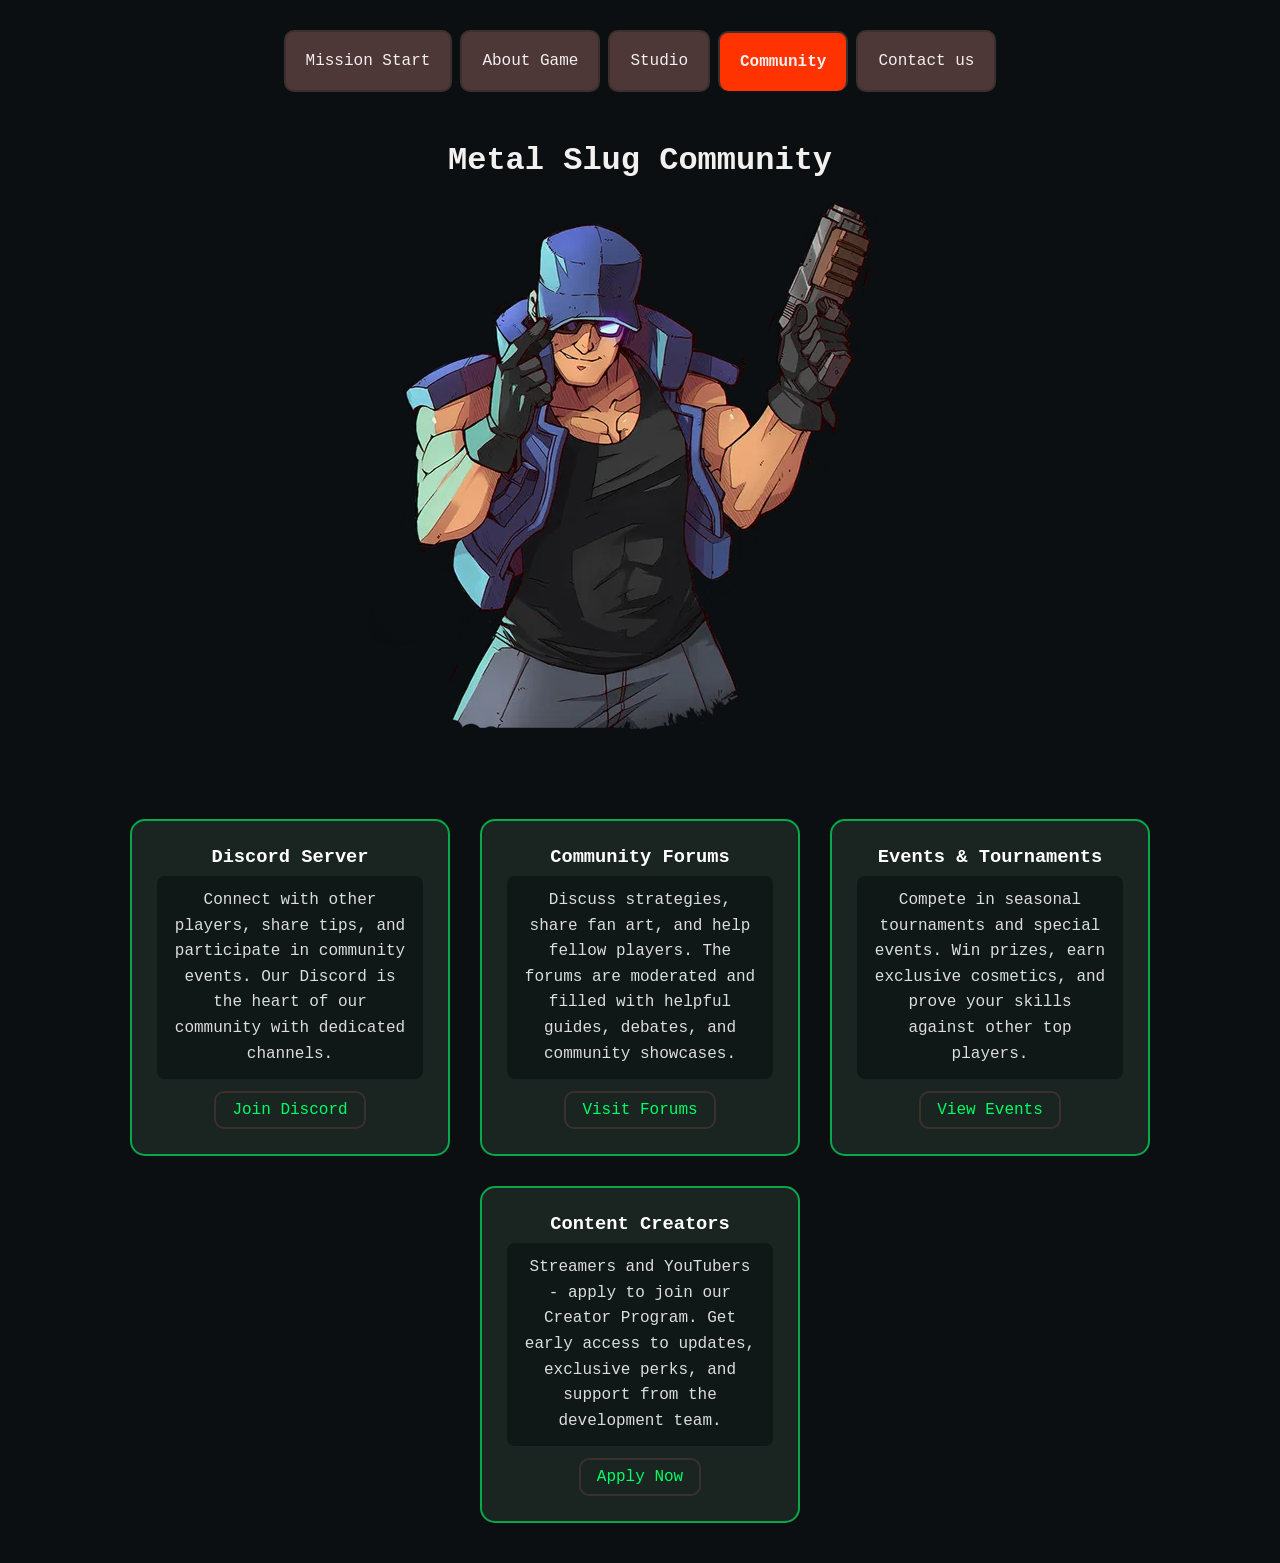
<file: community.html>
<!DOCTYPE html>
<html lang="en">
<head>
    <meta charset="UTF-8">
    <meta name="viewport" content="width=device-width, initial-scale=1.0">
    <link rel="stylesheet" href="style.css">
    <title>community</title>
</head>
<body>
    <nav class="navbar">
        <a href="index.html" class="nav-tab">Mission Start</a>
        <a href="about.html" class="nav-tab">About Game</a>
        <a href="team.html" class="nav-tab">Studio</a>
        <a href="community.html" class="nav-tab active">Community</a>
        <a href="contact.html" class="nav-tab">Contact us</a>
    </nav>

    <section>
        <h1 class="h">Metal Slug Community</h1>
       <img src="../press-kit/900x600.webp" alt="METALSLUTTACTIC-banner">
        <div class="team-grid">
            <div class="team-card">
                <h3>Discord Server</h3>
                <p class="text1">Connect with other players, share tips, and participate in community events. Our Discord is the heart of our community with dedicated channels.</p>
                <a class="nav-tab" href="#">Join Discord</a>
            </div>
            <div class="team-card">
                <h3>Community Forums</h3>
                <p class="text1">Discuss strategies, share fan art, and help fellow players. The forums are moderated and filled with helpful guides, debates, and community showcases.</p>
                <a class="nav-tab"href="#">Visit Forums</a>
            </div>
            <div class="team-card">
                <h3>Events & Tournaments</h3>
                <p class="text1">Compete in seasonal tournaments and special events. Win prizes, earn exclusive cosmetics, and prove your skills against other top players.</p>
                <a class="nav-tab" href="#">View Events</a>
            </div>
            <div class="team-card">
                <h3>Content Creators</h3>
                <p class="text1">Streamers and YouTubers - apply to join our Creator Program. Get early access to updates, exclusive perks, and support from the development team.</p>
                <a class="nav-tab" href="#">Apply Now</a>
            </div>
        </div>

    </section>
    
</body>
</html>
</file>
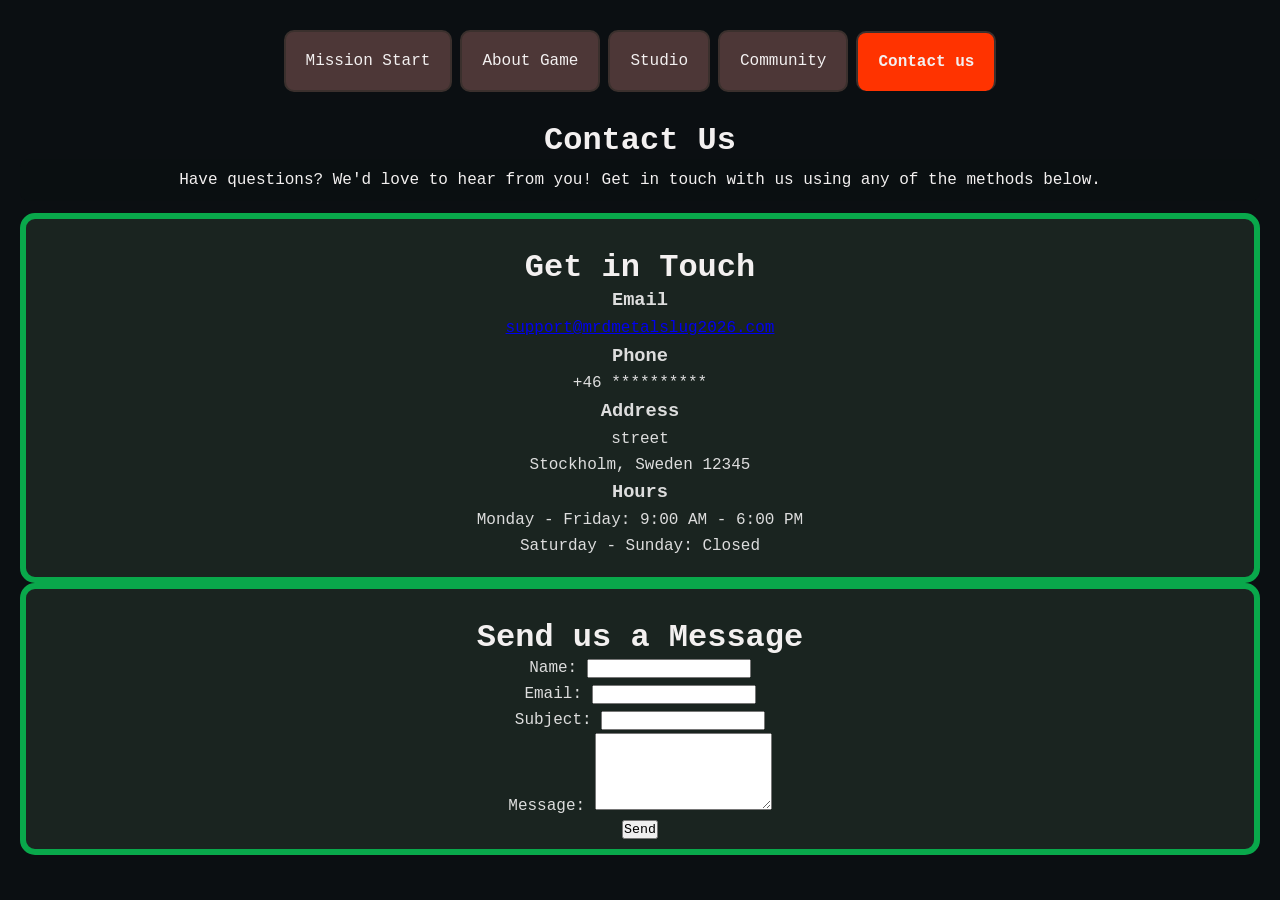
<file: contact.html>
<!DOCTYPE html>
<html lang="en">
<head>
    <meta charset="UTF-8">
    <meta name="viewport" content="width=device-width, initial-scale=1.0">
    <link rel="stylesheet" href="style.css">
    <title>Contact</title>
</head>
<body>
    <nav class="navbar">
        <a href="index.html" class="nav-tab">Mission Start</a>
        <a href="about.html" class="nav-tab">About Game</a>
        <a href="team.html" class="nav-tab">Studio</a>
        <a href="community.html" class="nav-tab">Community</a>
        <a href="contact.html" class="nav-tab active">Contact us</a>
    </nav>

    <main class="contact-container">
        <h1 class="h">Contact Us</h1>
        <p class="text1">Have questions? We'd love to hear from you! Get in touch with us using any of the methods below.</p>

        <section class="contact-info">
            <h2 class="h">Get in Touch</h2>
            <div class="contact-details">
                <div class="contact-item">
                    <h3>Email</h3>
                    <p><a href="mailto:support@mrdmetalslug2026.com">support@mrdmetalslug2026.com</a></p>
                </div>
                <div class="contact-item">
                    <h3>Phone</h3>
                    <p>+46 **********</p>
                </div>
                <div class="contact-item">
                    <h3>Address</h3>
                    <p>street <br>Stockholm, Sweden 12345</p>
                </div>
                <div class="contact-item">
                    <h3>Hours</h3>
                    <p>Monday - Friday: 9:00 AM - 6:00 PM<br>Saturday - Sunday: Closed</p>
                </div>
            </div>
        </section>

        <section class="contact-form">
            <h2 class="h">Send us a Message</h2>
            <form>
                <div class="form-group">
                    <label for="name">Name:</label>
                    <input type="text" id="name" name="name" required>
                </div>
                <div class="form-group">
                    <label for="email">Email:</label>
                    <input type="email" id="email" name="email" required>
                </div>
                <div class="form-group">
                    <label for="subject">Subject:</label>
                    <input type="text" id="subject" name="subject" required>
                </div>
                <div class="form-group">
                    <label for="message">Message:</label>
                    <textarea id="message" name="message" rows="5" required></textarea>
                </div>
                <button type="submit">Send</button>
            </form>
        </section>
    </main>
    
</body>
</html>
</file>
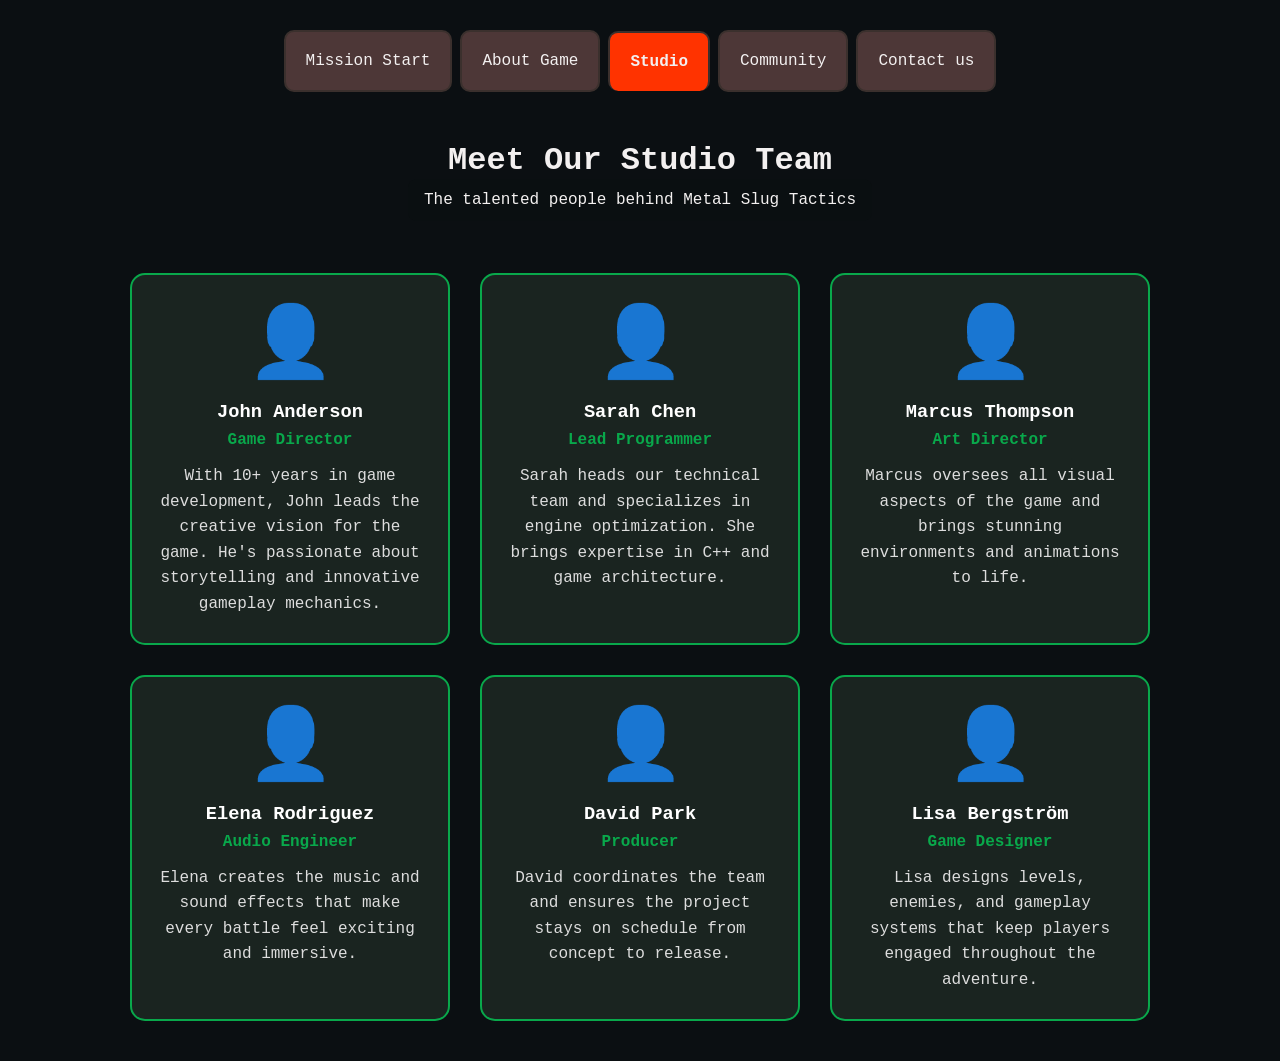
<file: team.html>
<!DOCTYPE html>
<html lang="en">
<head>
    <meta charset="UTF-8">
    <meta name="viewport" content="width=device-width, initial-scale=1.0">
    <link rel="stylesheet" href="style.css">
    <title>Team-page</title>
</head>
<body>
    <nav class="navbar">
        <a href="index.html" class="nav-tab">Mission Start</a>
        <a href="about.html" class="nav-tab">About Game</a>
        <a href="team.html" class="nav-tab active">Studio</a>
        <a href="community.html" class="nav-tab">Community</a>
        <a href="contact.html" class="nav-tab">Contact us</a>
    </nav>

    <section>
        <h1 class="h">Meet Our Studio Team</h1>
        <p class="text1">The talented people behind Metal Slug Tactics</p>

    <div class="team-grid">

    <div class="team-card">
        <div class="avatar">👤</div>
        <h3>John Anderson</h3>
        <h4>Game Director</h4>

        <p>
            With 10+ years in game development, John leads the creative
            vision for the game. He's passionate about storytelling and
            innovative gameplay mechanics.
        </p>
    </div>

    <div class="team-card">
        <div class="avatar">👤</div>
        <h3>Sarah Chen</h3>
        <h4>Lead Programmer</h4>

        <p>
            Sarah heads our technical team and specializes in engine
            optimization. She brings expertise in C++ and game architecture.
        </p>
    </div>

    <div class="team-card">
        <div class="avatar">👤</div>
        <h3>Marcus Thompson</h3>
        <h4>Art Director</h4>

        <p>
            Marcus oversees all visual aspects of the game and brings
            stunning environments and animations to life.
        </p>
    </div>

    <div class="team-card">
        <div class="avatar">👤</div>
        <h3>Elena Rodriguez</h3>
        <h4>Audio Engineer</h4>

        <p>
            Elena creates the music and sound effects that make every
            battle feel exciting and immersive.
        </p>
    </div>

    <div class="team-card">
        <div class="avatar">👤</div>
        <h3>David Park</h3>
        <h4>Producer</h4>

        <p>
            David coordinates the team and ensures the project stays on
            schedule from concept to release.
        </p>
    </div>

    <div class="team-card">
        <div class="avatar">👤</div>
        <h3>Lisa Bergström</h3>
        <h4>Game Designer</h4>

        <p>
            Lisa designs levels, enemies, and gameplay systems that keep
            players engaged throughout the adventure.
        </p>
    </div>

    </div>
    </section>
    
</body>
</html>
</file>
<file: style.css>
*{
    box-sizing: border-box;
    margin: 0%;
    padding: 0%;
    font-family: 'Courier New', Courier, monospace;
}

body{
    background-color: #0b0f12;
    color: #09a84b;
    padding: 20px;
    background-image: radial-gradient(#15221a 1px);
    margin: 0 auto;
    min-height: 100vh;
    display: flex;
    flex-direction: column;
}
.image1 {
    display: block;
    width: 80%;
    max-width: 1000px;
    margin: 16px auto;
    height: auto;
    max-height: 60vh;
    border: 6px solid #ffffff;
    border-radius: 8px;
    box-shadow: 0 8px 20px rgba(0,0,0,0.6);
    object-fit: cover;
    object-position: center;
    position: relative;
    z-index: 1;
}
.image3 {
    width: 45%;
    height: auto;
    max-height: 900px;
    border: 6px solid #ffffff;
    border-radius: 8px;
    box-shadow: 0 8px 20px rgba(0,0,0,0.6);
    object-fit: cover;
    object-position: center;
}

.text2 {
    width: 50%;
    color: #f3f0f0;
    background: rgba(11,15,18,0.6);
    padding: 190px 100px;
    border-radius: 20px;
}

.content-row {
    display: flex;
    gap: 80px;
    align-items: center;
    justify-content: center;
    max-width: 1950px;
    margin: 30px auto;
    flex-wrap: wrap;
    padding: 20px;
}
.content-row1 {
    display: flex;
    gap: 80px;
    justify-content: left;
    max-width: 1950px;
    margin: 30px auto;
    flex-wrap: wrap;
    padding: 20px;
}
/* Align the navbar items to the center of the page */
.navbar{
    position: fixed;
    z-index: 2;
    width: 100%;
    display: flex;
    gap: 8px;
    align-items: center;
    padding: 10px 0;
    text-align: center;
    justify-content: center;
    position: relative;
    z-index: 2;
}
.nav-tab{
    padding: 0%;
    border-radius: 10px;
    border: #3b302d;
    border-bottom: 10px; 
    padding: 8px 16px;
    border-radius: 10px;
    border: 2px solid #3b302d;
    background-color: transparent;
    color: #00ff66;
    text-decoration: none;
    display: inline-block;
    transition: 0.3s;
    text-align: right;
}
.nav-tab.active{
    background-color: #ff3300;
    text-align: right;
    font-weight: bold;
    padding: 20px;
    border-radius: 10px;
    color: #f3f0f0; 
    border-bottom: 10px;
}
.navbar a{
    color: #f3f0f0;
    text-decoration: none;
    padding: 20px;
    text-align: right;
    text-shadow: none;
    background-color: #4d3737;
}
.navbar a:hover{
    background-color: #ff3300;
}
.buttons a:hover{
    background-color: #ff3300;
}
.nav-tab a:hover{
    background-color: #ff3300;
}
.buttons a{
    padding: 0%;
    border-radius: 10px;
    border: #3b302d;
    border-bottom: 10px; 
    padding: 8px 16px;
    border-radius: 10px;
    border: 2px solid #3b302d;
    background-color: transparent;
    color: #00ff66;
    text-decoration: none;
    display: inline-block;
    transition: 0.3s;
    text-align: right;
    color: #f3f0f0;
    text-decoration: none;
    padding: 20px;
    text-align: right;
    text-shadow: none;
    background-color: #4d3737;
}
/* layout for the main section: keep H1 near top and push .hero to bottom */
section{
    display: flex;
    flex-direction: column;
    align-items: center;
    padding: 20px;
    margin-top: auto; /* push section to bottom of the page */
}
.hero{
    text-align: center;
    width: 100%;
    max-width: 1000px;
    padding: 30px;
    margin: 0 auto;
}
.h{
    margin-top: 20px;
    color: #f3f0f0;
    text-align: center;
    font-size: 2rem;
}
.h1{
    margin-top: 20px;
    color: #f3f0f0;
    text-align: left;
    font-size: 2rem;
}
.text1{
    display: block;
    color: #f3f0f0;
    background: rgba(11,15,18,0.6);
    padding: 12px 16px;
    border-radius: 8px;
    margin-bottom: 12px;
    white-space: pre-wrap; /* allow wrapping inside <pre> */
    text-align: center;
}
.buttons{
    display: flex;
    gap: 12px;
    justify-content: center;
}
.buttons .nav-tab{
    padding: 10px 18px;
    display: flex;
    justify-content: flex-start; 
    gap: 10px;
    align-items: center;
    padding: 10px 0;
    position: relative;
    z-index: 2;
    }
.team-grid{
    display:flex;
    flex-wrap:wrap;
    justify-content:center;
    gap:30px;
    margin-top:40px;
}
.team-card{
    width:320px;
    background:#1a2420;
    border:2px solid #09a84b;
    border-radius:15px;
    padding:25px;
    text-align:center;
    transition:0.3s;
}
.team-card:hover{
    transform:translateY(-8px);
    box-shadow:0 10px 20px rgba(0,0,0,.5);
}
.avatar{
    font-size:70px;
    margin-bottom:15px;
}
.team-card h3{
    color:white;
    margin-bottom:8px;
}
.team-card h4{
    color:#09a84b;
    margin-bottom:15px;
}
.team-card p{
    color:#ddd;
    line-height:1.6;
}
.content-row h3{
    color:white;
    margin-bottom:8px;
}
.team-grid li{
    color:white;
    margin-bottom:8px;
}
.contact-info{
    background:#1a2420;
    border:6px solid #09a84b;
    border-radius:15px;
    position: fixed;
    z-index: 2;
    width: 100%;
    display: flex;
    align-items: center;
    padding: 10px 0;
    text-align: center;
    justify-content: center;
    position: relative;
    z-index: 2;
}
.contact-details{
    color:white;
    margin-bottom:8px;
}
.contact-item{
    color:#ddd;
    line-height:1.6;
}
.contact-form{
    background:#1a2420;
    border:6px solid #09a84b;
    border-radius:15px;
    position: fixed;
    z-index: 2;
    width: 100%;
    display: flex;
    align-items: center;
    padding: 10px 0;
    text-align: center;
    justify-content: center;
    position: relative;
    z-index: 2;
}
.form-group{
    color:#ddd;
    line-height:1.6;
}
.team-card1{
    background:#1a2420;
    border:6px solid #09a84b;
    border-radius:15px;
    width: 100%;
    align-items: center;
    padding: 10px 0;
    text-align: center;
    justify-content: center;
    flex-wrap:wrap;
    gap:3px;
    margin-top:4px;
}
 /* I will come back to this later (07-15) */
@media (max-width:768px){

body{
    padding:10px;
}

.navbar{
    flex-direction:column;
    gap:10px;
}

.nav-tab{
    width:90%;
    text-align:center;
}

.content-row,
.content-row1{
    flex-direction:column;
    gap:20px;
}

.image1,
.image3{
    width:100%;
    max-width:100%;
}

.text2{
    width:100%;
    padding:20px;
}

.team-card{
    width:100%;
}

.buttons{
    flex-direction:column;
}

.buttons a{
    width:90%;
    text-align:center;
}

iframe{
    width:100%;
    height:250px;
}

.h{
    font-size:1.5rem;
}

.h1{
    font-size:1.3rem;
}

.contact-details{
    flex-direction:column;
}

}
</file>
